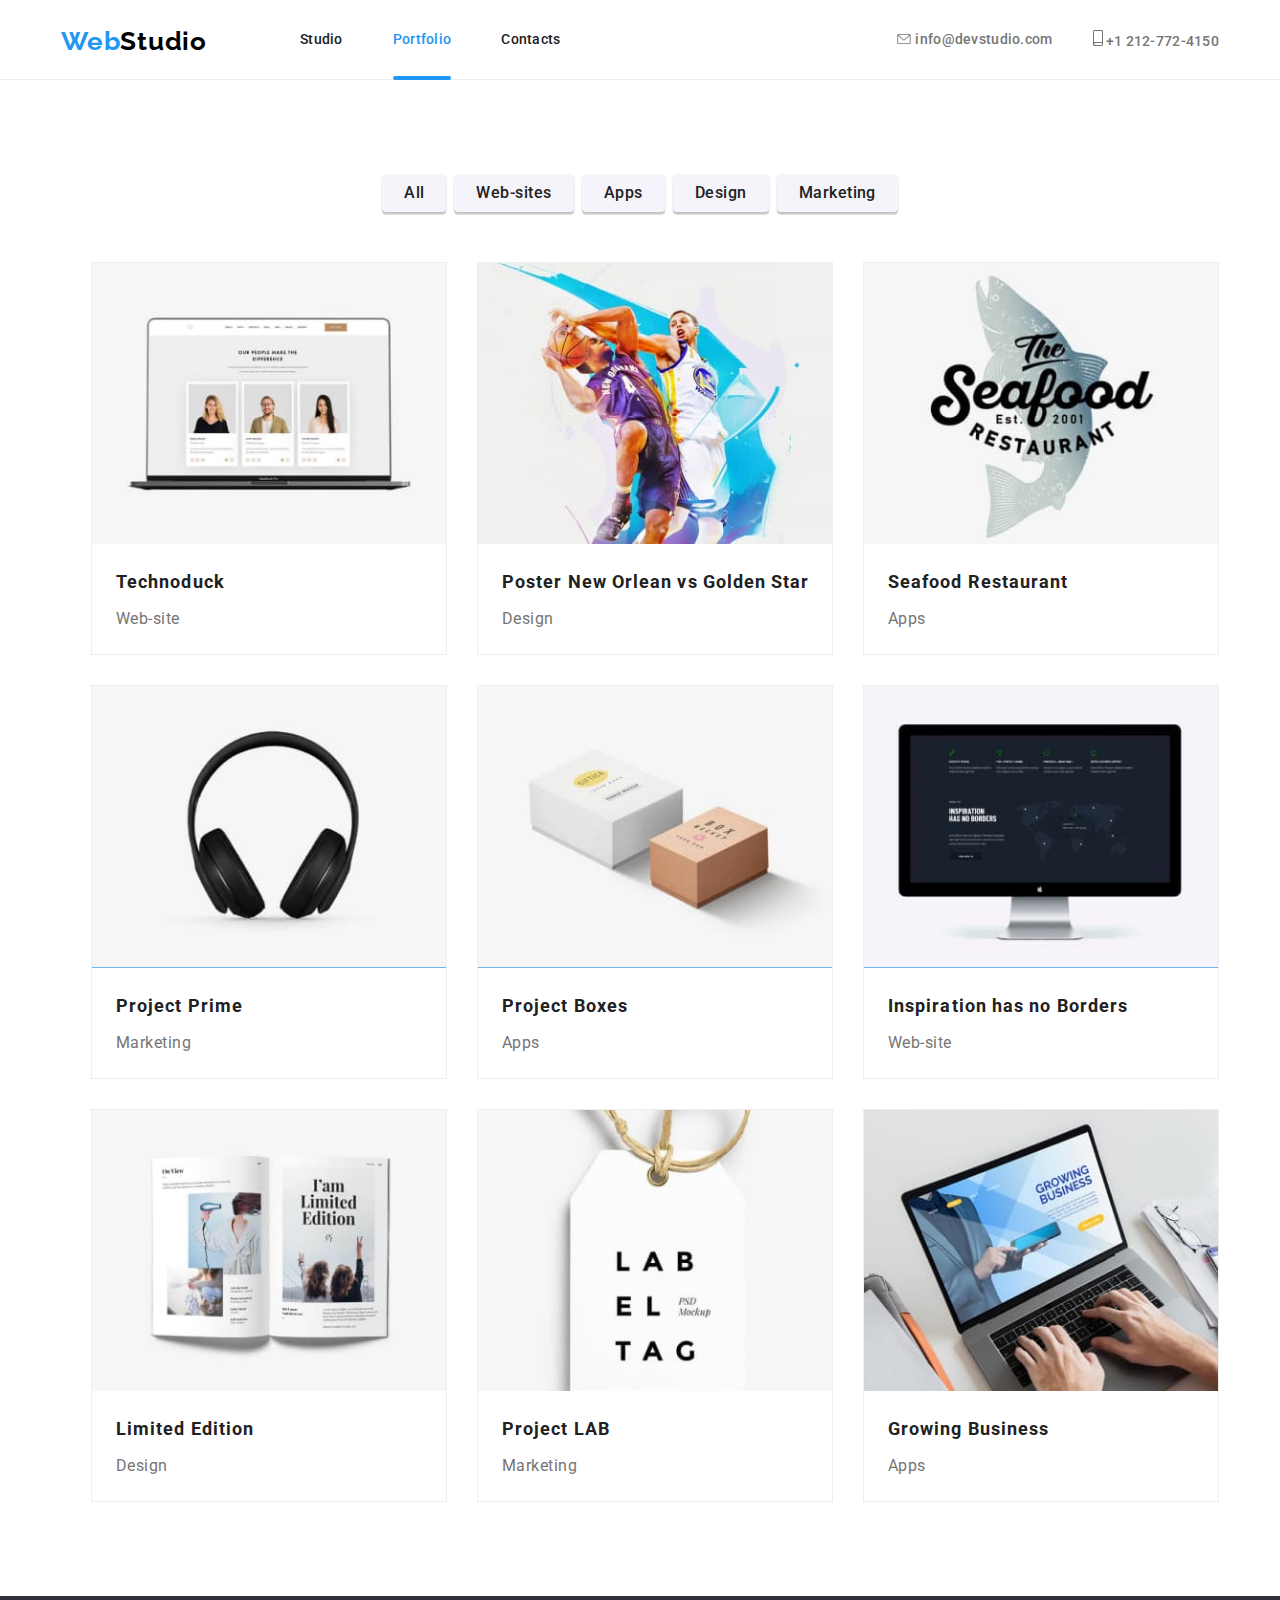
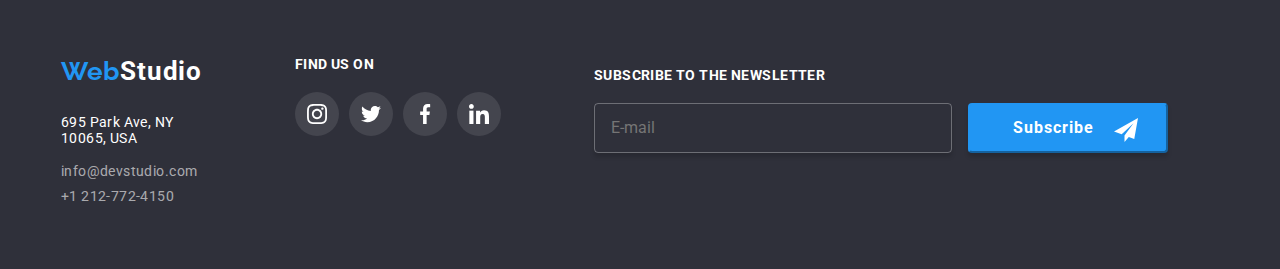
<file: portfolio.html>
<!DOCTYPE html>
<html lang="en">
  <head>
    <meta charset="UTF-8" />
    <meta name="viewport" content="width=device-width, initial-scale=1.0" />
    <title>Portfolio</title>
    <link rel="stylesheet" href="./css/modern-normalize.css" />
    <link rel="preconnect" href="https://fonts.googleapis.com" />
    <link rel="preconnect" href="https://fonts.gstatic.com" crossorigin />
    <link
      href="https://fonts.googleapis.com/css2?family=Raleway:wght@700&family=Roboto:wght@400;500;700;900&display=swap"
      rel="stylesheet"
    />
    <link rel="stylesheet" href="./css/styles.css" />
  </head>

  <body>

    <div class="js-menu-container">
      <button class="menu-toggle js-close-menu">
        <svg
          fill="currentColor"
          viewBox="0 0 20 20"
          xmlns="http://www.w3.org/2000/svg"
          width="24"
          height="24"
        >
          <path
            fill-rule="evenodd"
            d="M4.293 4.293a1 1 0 011.414 0L10 8.586l4.293-4.293a1 1 0 111.414 1.414L11.414 10l4.293 4.293a1 1 0 01-1.414 1.414L10 11.414l-4.293 4.293a1 1 0 01-1.414-1.414L8.586 10 4.293 5.707a1 1 0 010-1.414z"
            clip-rule="evenodd"
          ></path>
        </svg>
      </button>

      <nav class="drawer-nav-container">
        <ul class="drawer-nav">
          <li>
            <a href="index.html" class="drawer-nav-page">Studio</a>
          </li>
          <li>
            <a href="portfolio.html" class="drawer-nav-page">Portfolio</a>
          </li>
          <li>
            <a href="contacts.html" class="drawer-nav-page">Contacts</a>
          </li>
        </ul>
      </nav>

      <ul class="drawer-contacts">
        <li>
          <a href="tel:+12127724150" class="drawer-phone">+1 212-772-4150</a>
        </li>
        <li>
          <a href="mailto:info@devstudio.com" class="drawer-email"
            >info@devstudio.com</a
          >
        </li>
      </ul>

      <ul class="drawer-social-links">
        <li class="">
          <a
            href="https://www.instagram.com/"
            class="drawer-social-link"
            target="_blank"
            rel="nofollow noopener noreferrer"
            aria-label="Instagram"
            >Instagram
          </a>
        </li>
        <li>
          <svg class="vertical-line" width="1px" height="22px">
            <use href="./icons/symbol-defs.svg#icon-line"></use>
          </svg>
        </li>
        <li class="">
          <a
            href="https://twitter.com/"
            class="drawer-social-link"
            target="_blank"
            rel="nofollow noopener noreferrer"
            aria-label="Twitter"
            >Twitter
          </a>
        </li>
        <li>
          <svg class="vertical-line" width="1px" height="22px">
            <use href="./icons/symbol-defs.svg#icon-line"></use>
          </svg>
        </li>
        <li class="">
          <a
            href="https://www.facebook.com/"
            class="drawer-social-link"
            target="_blank"
            rel="nofollow noopener noreferrer"
            aria-label="Facebook"
            >Facebook
          </a>
        </li>
        <li>
          <svg class="vertical-line" width="1px" height="22px">
            <use href="./icons/symbol-defs.svg#icon-line"></use>
          </svg>
        </li>
        <li class="">
          <a
            href="https://www.linkedin.com/"
            class="drawer-social-link"
            target="_blank"
            rel="nofollow noopener noreferrer"
            aria-label="Linkedin"
            >Linkedin
          </a>
        </li>
      </ul>
    </div>

    <header class="header container">
      <div class="header-container">
        <h1 class="logo-title">
          <a href="index.html" class="logo active"><span>Web</span>Studio</a>
        </h1>

        <div class="header-text">

          <nav class="navigation">
            <ul class="navigation-links">
              <li>
                <a href="index.html" class="navigation-link active">Studio</a>
              </li>
              <li>
                <a
                  href="portfolio.html"
                  class="navigation-link active  active-page"
                  >Portfolio</a
                >
              </li>
              <li>
                <a href="contacts.html" class="navigation-link active"
                  >Contacts</a
                >
              </li>
            </ul>
          </nav>

          <ul class="contacts">
            <li class="active">
              <a class="contact active" href="mailto:info@devstudio.com">
                <svg width="16px" height="10px">
                  <use href="./icons/symbol-defs.svg#icon-envelope-hover"></use>
                </svg>
                info@devstudio.com
              </a>
            </li>
            <li class="active">
              <a class="contact active" href="tel:+12127724150">
                <svg width="10px" height="16px">
                  <use href="./icons/symbol-defs.svg#icon-smartphone"></use>
                </svg>
                +1 212-772-4150
              </a>
            </li>
          </ul>



        </div>
        <button class="menu-button js-open-menu">
          <svg width="40px" height="40px">
            <use href="./icons/symbol-defs.svg#icon-menu"></use>
          </svg>
        </button>
      </div>
    </header>


    <section class="sections">
      <ul class="filter-button-set">
        <li><button type="button" class="filter-button">All</button></li>
        <li><button type="button" class="filter-button">Web-sites</button></li>
        <li><button type="button" class="filter-button">Apps</button></li>
        <li><button type="button" class="filter-button">Design</button></li>
        <li><button type="button" class="filter-button">Marketing</button></li>
      </ul>

      <div class="photo-container">
        <ul class="photo-section">
          <li class="item">
            <div class="portfolio-card">
              <div class="box-overlay">
                <img
                  class="photo"
                  srcset="
                    ./images/img11-d.jpg    370w,
                    ./images/img11-d-2x.jpg 740w,
                    ./images/img11-t.jpg     354w,
                    ./images/img11-t-2x.jpg  708w,
                    ./images/img11-m.jpg     450w,
                    ./images/img11-m-2x.jpg  900w
                  "
                  sizes="(min-width: 1158px) 370px,
            (min-width: 768px) 354px,
            450px"
                  src="./images/img11-d.jpg"
                  alt="open laptop with a website page"
                  width="370"
                  height="294"
                />
                <div class="overlay">
                  <p>
                    Technoduck is a state-of-the-art coronavirus distribution
                    platform. Companies use this platform for digital espionage
                    and attacks on competitors' secure servers.
                  </p>
                </div>
              </div>
              <div class="caption">
                <h3 class="title-portfolio">Technoduck</h3>
                <p class="subject-portfolio">Web-site</p>
              </div>
            </div>
          </li>
          <li class="item">
            <div class="portfolio-card">
              <div class="box-overlay">
                <img
                  class="photo"
                  srcset="
                    ./images/img22-d.jpg    370w,
                    ./images/img22-d-2x.jpg 740w,
                    ./images/img22-t.jpg     354w,
                    ./images/img22-t-2x.jpg  708w,
                    ./images/img22-m.jpg     450w,
                    ./images/img22-m-2x.jpg  900w
                  "
                  sizes="(min-width: 1158px) 370px,
            (min-width: 768px) 354px,
            450px"
                  src="./images/img22-d.jpg"
                  alt="basketball poster"
                  width="370"
                  height="294"
                />
                <div class="overlay">
                  <p>
                   
                  </p>
                </div>
              </div>
              <div class="caption">
                <h3 class="title-portfolio">
                  Poster New Orlean vs Golden Star
                </h3>
                <p class="subject-portfolio">Design</p>
              </div>
            </div>
          </li>
          <li class="item">
            <div class="portfolio-card">
              <div class="box-overlay">
                <img
                  class="photo"
                  srcset="
                    ./images/img33-d.jpg    370w,
                    ./images/img33-d-2x.jpg 740w,
                    ./images/img33-t.jpg     354w,
                    ./images/img33-t-2x.jpg  708w,
                    ./images/img33-m.jpg     450w,
                    ./images/img33-m-2x.jpg  900w
                  "
                  sizes="(min-width: 1158px) 370px,
            (min-width: 768px) 354px,
            450px"
                  src="./images/img33-d.jpg"
                  alt="Seafod restaurant logo"
                  width="370"
                  height="294"
                />
                <div class="overlay">
                  <p>
                    
                  </p>
                </div>
              </div>
              <div class="caption">
                <h3 class="title-portfolio">Seafood Restaurant</h3>
                <p class="subject-portfolio">Apps</p>
              </div>
            </div>
          </li>
          <li class="item">
            <div class="portfolio-card">
              <div class="box-overlay">
                <img
                  class="photo"
                  srcset="
                    ./images/img4-d.jpg    370w,
                    ./images/img4-d-2x.jpg 740w,
                    ./images/img4-t.jpg     354w,
                    ./images/img4-t-2x.jpg  708w,
                    ./images/img4-m.jpg     450w,
                    ./images/img4-m-2x.jpg  900w
                  "
                  sizes="(min-width: 1158px) 370px,
            (min-width: 768px) 354px,
            450px"
                  src="./images/img4-d.jpg"
                  alt="Headphones"
                  width="370"
                  height="294"
                />
                <div class="overlay">
                  <p>
                   
                  </p>
                </div>
              </div>
              <div class="caption">
                <h3 class="title-portfolio">Project Prime</h3>
                <p class="subject-portfolio">Marketing</p>
              </div>
            </div>
          </li>
          <li class="item">
            <div class="portfolio-card">
              <div class="box-overlay">
                <img
                  class="photo"
                  srcset="
                    ./images/img5-d.jpg    370w,
                    ./images/img5-d-2x.jpg 740w,
                    ./images/img5-t.jpg     354w,
                    ./images/img5-t-2x.jpg  708w,
                    ./images/img5-m.jpg     450w,
                    ./images/img5-m-2x.jpg  900w
                  "
                  sizes="(min-width: 1158px) 370px,
            (min-width: 768px) 354px,
            450px"
                  src="./images/img5-d.jpg"
                  alt="2 cardboard boxes"
                  width="370"
                  height="294"
                />
                <div class="overlay">
                  <p>
                   
                  </p>
                </div>
              </div>
              <div class="caption">
                <h3 class="title-portfolio">Project Boxes</h3>
                <p class="subject-portfolio">Apps</p>
              </div>
            </div>
          </li>
          <li class="item">
            <div class="portfolio-card">
              <div class="box-overlay">
                <img
                  class="photo"
                  srcset="
                    ./images/img6-d.jpg    370w,
                    ./images/img6-d-2x.jpg 740w,
                    ./images/img6-t.jpg     354w,
                    ./images/img6-t-2x.jpg  708w,
                    ./images/img6-m.jpg     450w,
                    ./images/img6-m-2x.jpg  900w
                  "
                  sizes="(min-width: 1158px) 370px,
            (min-width: 768px) 354px,
            450px"
                  src="./images/img6-d.jpg"
                  alt="Apple monitor"
                  width="370"
                  height="294"
                />
                <div class="overlay">
                  <p>
                   
                  </p>
                </div>
              </div>
              <div class="caption">
                <h3 class="title-portfolio">Inspiration has no Borders</h3>
                <p class="subject-portfolio">Web-site</p>
              </div>
            </div>
          </li>
          <li class="item">
            <div class="portfolio-card">
              <div class="box-overlay">
                <img
                  class="photo"
                  srcset="
                    ./images/img7-d.jpg    370w,
                    ./images/img7-d-2x.jpg 740w,
                    ./images/img6-t.jpg     354w,
                    ./images/img6-t-2x.jpg  708w,
                    ./images/img7-m.jpg     450w,
                    ./images/img7-m-2x.jpg  900w
                  "
                  sizes="(min-width: 1158px) 370px,
            (min-width: 768px) 354px,
            450px"
                  src="./images/img7-d.jpg"
                  alt="open brochure"
                  width="370"
                  height="294"
                />
                <div class="overlay">
                  <p>
                    
                  </p>
                </div>
              </div>
              <div class="caption">
                <h3 class="title-portfolio">Limited Edition</h3>
                <p class="subject-portfolio">Design</p>
              </div>
            </div>
          </li>
          <li class="item">
            <div class="portfolio-card">
              <div class="box-overlay">
                <img
                  class="photo"
                  srcset="
                    ./images/img8-d.jpg    370w,
                    ./images/img8-d-2x.jpg 740w,
                    ./images/img8-t.jpg     354w,
                    ./images/img8-t-2x.jpg  708w,
                    ./images/img8-m.jpg     450w,
                    ./images/img8-m-2x.jpg  900w
                  "
                  sizes="(min-width: 1158px) 370px,
            (min-width: 768px) 354px,
            450px"
                  src="./images/img8-d.jpg"
                  alt="cardboard tag"
                  width="370"
                  height="294"
                />
                <div class="overlay">
                  <p>
                    
                  </p>
                </div>
              </div>
              <div class="caption">
                <h3 class="title-portfolio">Project LAB</h3>
                <p class="subject-portfolio">Marketing</p>
              </div>
            </div>
          </li>
          <li class="item">
            <div class="portfolio-card">
              <div class="box-overlay">
                <img
                  class="photo"
                  srcset="
                    ./images/img9-d.jpg    370w,
                    ./images/img9-d-2x.jpg 740w,
                    ./images/img9-t.jpg     354w,
                    ./images/img9-t-2x.jpg  708w,
                    ./images/img9-m.jpg     450w,
                    ./images/img9-m-2x.jpg  900w
                  "
                  sizes="(min-width: 1158px) 370px,
            (min-width: 768px) 354px,
            450px"
                  src="./images/img9-d.jpg"
                  alt="hands working on laptop"
                  width="370"
                  height="294"
                />
                <div class="overlay">
                  <p>
                   
                  </p>
                </div>
              </div>
              <div class="caption">
                <h3 class="title-portfolio">Growing Business</h3>
                <p class="subject-portfolio">Apps</p>
              </div>
            </div>
          </li>
        </ul>
      </div>
    </section>

    <footer class="footer container">
      <section class="footer-text">
        <section class="footer-text-gap">
          <section class="footer-adress-contacts">
            <h2 class="logo-title">
              <a class="logo-footer active" href="index.html">
                <span>Web</span>Studio</a
              >
            </h2>
            <ul class="contacts-footer">
              <li>
                <address class="address">
                  <a
                    href="https://goo.gl/maps/ySGtrkY3DtCxrfNZ6"
                    class="address"
                    target="_blank"
                    rel="nofollow noopener noreferrer"
                    aria-label="695 Park Ave, NY 10065, USA"
                  >
                    695 Park Ave, NY 10065, USA
                  </a>
                </address>
              </li>
              <li>
                <a
                  href="mailto:info@devstudio.com"
                  class="contact-footer active"
                  >info@devstudio.com</a
                >
              </li>
              <li>
                <a href="tel:+12127724150" class="contact-footer active"
                  >+1 212-772-4150</a
                >
              </li>
            </ul>
          </section>
          <section class="center-column">
            <h3 class="find-us-on-text">Find us on</h3>

            <ul class="footer-icons-list">
              <li>
                <a
                  href="https://www.instagram.com/"
                  class="icon-footer"
                  target="_blank"
                  rel="nofollow noopener noreferrer"
                  aria-label="Instagram"
                >
                  <svg width="20px" height="20px">
                    <use href="./icons/symbol-defs.svg#icon-instagram"></use>
                  </svg>
                </a>
              </li>
              <li>
                <a
                  href="https://twitter.com/"
                  class="icon-footer"
                  target="_blank"
                  rel="nofollow noopener noreferrer"
                  aria-label="Twitter"
                >
                  <svg width="20px" height="20px">
                    <use href="./icons/symbol-defs.svg#icon-twitter"></use>
                  </svg>
                </a>
              </li>
              <li>
                <a
                  href="https://www.facebook.com/"
                  class="icon-footer"
                  target="_blank"
                  rel="nofollow noopener noreferrer"
                  aria-label="Facebook"
                >
                  <svg width="20px" height="20px">
                    <use href="./icons/symbol-defs.svg#icon-facebook"></use>
                  </svg>
                </a>
              </li>
              <li>
                <a
                  href="https://www.linkedin.com/"
                  class="icon-footer"
                  target="_blank"
                  rel="nofollow noopener noreferrer"
                  aria-label="Linkedin"
                >
                  <svg width="20px" height="20px">
                    <use href="./icons/symbol-defs.svg#icon-linkedin"></use>
                  </svg>
                </a>
              </li>
            </ul>
          </section>
        </section>

        <form class="subscribe">
          <label class="subscribe-label" for="subscribe-email">
            Subscribe to the newsletter</label
          >
          <div class="subscribe-area">
            <input
              class="subscribe-input"
              type="email"
              name="email"
              id="subscribe-email"
              placeholder="E-mail"
              required
            />
            <button class="subscribe-btn" type="submit">
              Subscribe
              <svg height="24px" width="24px">
                <use href="./icons/symbol-defs.svg#icon-send"></use>
              </svg>
            </button>
          </div>
        </form>
      </section>
    </footer>

     <script src="./js/mobile-menu.js"></script>
  </body>
</html>
</file>
<file: css/styles.css>
:root {
  --webstudio-color: #2196f3;
  --webstudio-font-family: Roboto, Arial, sans-serif;
  --background: #2f303a;
  --title-nav-color: #212121;
  --text-contacts-color: #757575;
  --regular-customer-color: #afb1b8;
  --regular-customer-background-color: #fff;
  --social-links-color: #afb1b8;
  --icon-footer-color: #fff;
  --icon-footer-background-color: #ffffff1a;
  
}

* {
  box-sizing: border-box;
}

body {
  color: var(--text-contacts-color);
  font-family: var(--webstudio-font-family);
}

ul {
  list-style-type: none;
}

a {
  transition: color 250ms cubic-bezier(0.4, 0, 0.2, 1);
  text-decoration-line: none;
}

img {
  display: block;
  max-width: 100%;
  height: auto;
}
 


.no-scroll {
  overflow: hidden;
}

.container {
  margin: 0 auto;
  padding: 0 15px;
  width: 100%;
}

.sections {
  margin: 60px 0;
}



.header {
  align-items: center;
  border-bottom: 1px solid #ececec;
  display: flex;
  height: 60px;
  position: relative;
  width: 100%;
}

.header-container {
  display: flex;
  margin: 0 auto;
  width: 100%;
}

.header-text {
  display: none;
}

.logo-title {
  margin: 0;
  padding: 0;
}

.logo span {
  color: var(--webstudio-color);
  font-family: Raleway;
  font-size: 24px;
  font-weight: 700;
  letter-spacing: 0.78px;
  transition: color 250ms cubic-bezier(0.4, 0, 0.2, 1);
}

.logo {
  color: #000;
  font-family: Raleway;
  font-size: 24px;
  font-weight: 700;
  letter-spacing: 0.03em;
  line-height: 1.19;
  text-decoration-line: none;
  transition: color 250ms cubic-bezier(0.4, 0, 0.2, 1);
}

.logo:hover span,
.logo:focus span {
  color: #000;
}

.vertical-line{
  background: rgba(33, 33, 33, 0.20);

}


.js-menu-container {
  display: none;
}

.js-menu-container.is-open {
  background-color: #fff;
  box-shadow: 0px 1px 3px 0px rgba(0, 0, 0, 0.16),
    0px 2px 4px 0px rgba(0, 0, 0, 0.08), 0px 4px 8px 0px rgba(0, 0, 0, 0.04);
  display: flex;
  flex-direction: column;
  width: 100vw;
  height: 100%;
  padding: 48px 40px;
  margin-right: -17px;
  position: fixed;
  right: 0;
  top: 0;
  transition: box-shadow 250ms cubic-bezier(0.4, 0, 0.2, 1);
  z-index: 1;
}

.js-close-menu {
  background-color: transparent;
  border: none;
  cursor: pointer;
  position: absolute;
  right: 15px;
  top: 10px;
  transition: color 250ms cubic-bezier(0.4, 0, 0.2, 1);
}

.menu-button {
  background-color: transparent;
  border: none;
  color: var(--title-nav-color);
  cursor: pointer;
  position: absolute;
  right: 15px;
  top: 10px;
  transition: color 250ms cubic-bezier(0.4, 0, 0.2, 1);
}

.drawer-nav-container {
  display: flex;
  flex-grow: 2;
}

.drawer-nav {
  color: var(--title-nav-color);
  display: flex;
  flex-direction: column;
  font-size: 40px;
  font-weight: 500;
  gap: 32px;
  letter-spacing: 0.8px;
  padding: 0;
  margin: 0;
}

.drawer-nav-page {
  color: var(--title-nav-color);
  text-decoration-line: none;
}

.drawer-contacts {
  display: flex;
  flex-direction: column;
  gap: 32px;
  margin: 0;
  padding: 0;
}

.drawer-phone {
  color: var(--webstudio-color);
  font-size: 34px;
  font-weight: 500;
  letter-spacing: 0.68px;
  text-decoration-line: none;
}

.drawer-phone:hover {
  color: #188ce8;
}

.drawer-email {
  color: var(--text-contacts-color);
  font-size: 24px;
  font-weight: 500;
  letter-spacing: 0.48px;
  text-decoration-line: none;
}

.drawer-email:hover {
  color: #2f303a;
}

.drawer-social-links {
  align-items: center;
  display: flex;
  flex-direction: row;
  flex-wrap: wrap;
  margin: 64px 0 0 0;
  padding: 0;
}

.drawer-social-link {
  color: var(--webstudio-color);
  font-size: 18px;
  font-weight: 500;
  letter-spacing: 0.36px;
  line-height: 1.22;
  padding-right: 10px;
  text-decoration-line: none;
  text-decoration-color: var(--webstudio-color);
}

.drawer-social-link:hover {
  color: #757575;
}

.vertical-line {
  color: rgba(33, 33, 33, 0.2);
  margin-right: 10px;
}

.menu-button:hover,
.menu-button:focus {
  fill: var(--webstudio-color);
}

.drawer-nav-page:hover,
.drawer-nav-page:focus {
  color: var(--webstudio-color);
}

.js-close-menu:hover,
.js-close-menu:focus {
  color: var(--webstudio-color);
}


.navigation-link.active-page {
  display: inline-block;
  position: relative;
  color: var(--webstudio-color);
}

.active-page::after {
  background-color: var(--webstudio-color);
  border-radius: 2px;
  bottom: -32px;
  content: "";
  height: 4px;
  left: 0;
  position: absolute;
  width: 100%;
}

.active:hover,
.active:focus {
  color: var(--webstudio-color);
}

.navigation-links {
  display: flex;
  gap: 50px;
  margin: 0;
  padding: 0;
  position: relative;
}

.navigation-link {
  color: var(--title-nav-color);
  font-size: 14px;
  font-weight: 500;
  letter-spacing: 0.02em;
  line-height: 1.14;
  text-align: left;
  text-decoration-line: none;
}

.contacts {
  display: none;
}

.contact {
  color: var(--text-contacts-color);
  font-size: 14px;
  font-weight: 500;
  letter-spacing: 0.02em;
  line-height: 1.14;
  text-align: left;
  text-decoration-line: none;
}



.hero {
  align-items: center;
  background-image: linear-gradient(
      rgba(47, 48, 58, 0.4),
      rgba(47, 48, 58, 0.4)
    ),
    url("../images/hero-img-t.jpg");
  background-size: cover;
  display: flex;
  flex-direction: column;
  height: 400px;
  justify-content: center;
  width: 100%;
}

@media (min-device-pixel-ratio: 2),
  (-webkit-min-device-pixel-ratio: 2),
  (-o-min-device-pixel-ratio: 2/1),
  (min-resolution: 192dpi),
  (min-resolution: 2dppx) {
  .hero {
    background-image: -webkit-gradient(
        linear,
        left top,
        left bottom,
        from(rgba(47, 48, 58, 0.4)),
        to(rgba(47, 48, 58, 0.4))
      ),
      url("../images/hero-img-t-2x.jpg");
    background-image: -o-linear-gradient(
        rgba(47, 48, 58, 0.4),
        rgba(47, 48, 58, 0.4)
      ),
      url("../images/hero-img-t-2x.jpg");
    background-image: linear-gradient(
        rgba(47, 48, 58, 0.4),
        rgba(47, 48, 58, 0.4)
      ),
      url("../images/hero-img-m-2x.jpg");
  }
}

.hero-text {
  color: #fff;
  font-size: 26px;
  font-weight: 900;
  letter-spacing: 1.56px;
  line-height: 1.61;
  text-align: center;
  text-transform: uppercase;
}

.request-our-service-button {
  background: var(--webstudio-color);
  border-color: var(--webstudio-color);
  border-radius: 4px;
  box-shadow: 0px 4px 4px 0px rgba(0, 0, 0, 0.15);
  color: #fff;
  cursor: pointer;
  font-size: 16px;
  font-weight: 700;
  height: 50px;
  letter-spacing: 0.96px;
  line-height: 1.875;
  text-align: center;
  transition: color 250ms cubic-bezier(0.4, 0, 0.2, 1),
    background-color 250ms cubic-bezier(0.4, 0, 0.2, 1),
    box-shadow 250ms cubic-bezier(0.4, 0, 0.2, 1);
  width: 200px;
}

.request-our-service-button:hover,
.request-our-service-button:focus {
  background-color: #188ce8;
  color: #fff;
}



.what-we-do-section {
  display: none;
}



.big-icon-area {
  align-items: center;
  background: #f5f4fa;
  border-radius: 4px;
  display: flex;
  height: 120px;
  justify-content: center;
  width: 100%;
}

.advertising-title {
  align-self: center;
  color: #212121;
  font-size: 14px;
  font-weight: 700;
  letter-spacing: 0.42px;
  line-height: normal;
  margin: 30px 0 10px 0;
  text-align: center;
  text-transform: uppercase;
  width: 270px;
}

.advertising-text {
  color: #757575;
  font-size: 14px;
  height: 50px;
  letter-spacing: 0.42px;
  line-height: 24px;
  margin: 0;
  width: 100%;
}

.advertising-card {
  display: flex;
  flex-direction: column;
  justify-content: center;
}

.big-icons-list {
  display: flex;
  flex-direction: column;
  gap: 30px;
  padding: 0;
}


.title {
  color: var(--title-nav-color);
  font-size: 28px;
  font-weight: 700;
  letter-spacing: 0.03em;
  line-height: 1.17;
  margin: 60px 0 30px 0;
  text-align: center;
}

.our-team {
  background-color: #f5f4fa;
  display: flex;
  flex-direction: column;
  padding-bottom: 60px;
}

.photo-list {
  display: flex;
  flex-wrap: wrap;
  gap: 30px;
  justify-content: center;
  margin: 0 auto;
  padding: 0;
  width: 100%;
}

.photo-with-caption {
  align-items: center;
  background-color: #fff;
  border-radius: 0px 0px 4px 4px;
  box-shadow: 0px 2px 1px 0px rgba(0, 0, 0, 0.2),
    0px 1px 1px 0px rgba(0, 0, 0, 0.14), 0px 1px 3px 0px rgba(0, 0, 0, 0.12);
  display: flex;
  flex-direction: column;
  justify-content: center;
}

.photo-team {
  height: auto;
  width: 450px;
}

.name {
  color: var(--title-nav-color);
  font-size: 16px;
  font-weight: 500;
  letter-spacing: 0.03em;
  line-height: 1.19;
  margin: 30px 0 10px 0;
  text-align: center;
}

.job {
  font-size: 16px;
  letter-spacing: 0.03em;
  line-height: 1.19;
  margin: 0 0 30px 0;
  text-align: center;
}

.icons-list {
  display: flex;
  gap: 10px;
  justify-content: center;
  padding: 0 0 30px 0;
}

.icon {
  align-items: center;
  background-color: #fff;
  border-radius: 22px;
  color: var(--social-links-color);
  display: flex;
  justify-content: center;
  width: 44px;
  height: 44px;
  transition: color 250ms cubic-bezier(0.4, 0, 0.2, 1),
    background-color 250ms cubic-bezier(0.4, 0, 0.2, 1);
}

.icon:hover,
.icon:focus {
  background-color: var(--webstudio-color);
  color:#fff;
  outline: none;
}



.regular-customers-icons-list {
  display: flex;
  flex-wrap: wrap;
  justify-content: center;
  gap: 30px;
  margin: 0 auto;
  max-width: 480px;
  padding: 0;
}

.regular-customers-icon-area {
  align-items: center;
  background-color: #fff;
  border-radius: 4px;
  border: 1px solid var(--regular-customer-color);
  color: var(--regular-customer-color);
  cursor: pointer;
  display: flex;
  height: 92px;
  justify-content: center;
  flex: 0 0 calc(50% - 30px);
  max-width: 210px;
  transition: border-color 250ms cubic-bezier(0.4, 0, 0.2, 1);
}

.regular-customers-icon-area:hover,
.regular-customers-icon-area:focus {
  color: var(--webstudio-color);
  border-color: var(--webstudio-color);
}

.regular-customers-icon {
  color: var(--regular-customer-color);
  transition: color 250ms cubic-bezier(0.4, 0, 0.2, 1);
}

.regular-customers-icon-area:hover .regular-customers-icon,
.regular-customers-icon-area:focus .regular-customers-icon {
  color: var(--webstudio-color);
}



.footer {
  background-color: var(--background);
  width: 100%;
}

.footer-text {
  align-items: center;
  display: flex;
  flex-direction: column;
  gap: 60px;
  padding: 60px 0 60px 0;
  margin: 0 auto;
  justify-content: center;
}

.footer-adress-contacts {
  text-align: center;
  margin-bottom: 60px;
}

.logo-title {
  margin: 0;
}

.logo-footer span {
  color: var(--webstudio-color);
  font-family: Raleway;
  font-size: 26px;
  font-weight: 700;
  letter-spacing: 0.78px;
  transition: color 250ms cubic-bezier(0.4, 0, 0.2, 1);
}

.logo-footer {
  color: #fff;
  font-family: var(--webstudio-font-family);
  font-size: 26px;
  font-weight: 700;
  letter-spacing: 0.03em;
  line-height: 1.19;
  margin: 0;
  padding: 0;
  text-align: left;
  text-decoration-line: none;
}

.logo-footer:hover span,
.logo-footer:focus span {
  color: #fff;
}

.address {
  color: #fff;
  font-family: var(--webstudio-font-family);
  font-size: 14px;
  font-style: normal;
  letter-spacing: 0.03em;
  line-height: 1.14;
  padding-bottom: 12px;
  padding-top: 28px;
 
}

.address:hover,
.address:focus {
  color: var(--webstudio-color);
}

.contacts-footer {
  margin: 0;
  padding: 0;
}

.contact-footer {
  color: #ffffff99;
  font-family: var(--webstudio-font-family);
  font-size: 14px;
  letter-spacing: 0.42px;
  line-height: 1.8;
  text-decoration-line: none;
  padding-bottom: 12px;
}

.find-us-on-text {
  text-align: center;
  color: #fff;
  font-family: var(--webstudio-font-family);
  font-size: 14px;
  font-weight: 700;
  letter-spacing: 0.42px;
  text-transform: uppercase;
  margin: 0;
}

.footer-icons-list {
  display: flex;
  gap: 10px;
  margin-top: 20px;
  padding: 0;
}

.icon-footer {
  align-items: center;
  display: inline-block;
  justify-content: center;
}

.icon-footer {
  background-color: var(--icon-footer-background-color);
  border-radius: 22px;
  color: var(--icon-footer-color);
  display: flex;
  height: 44px;
  width: 44px;
  transition: background-color 250ms cubic-bezier(0.4, 0, 0.2, 1);
}

.icon-footer:hover,
.icon-footer:focus {
  background-color: var(--webstudio-color);
  outline: none;
}

.subscribe {
  display: flex;
  flex-direction: column;
  padding: 0 15px;
  width: 100%;
}

.subscribe-label {
  color: #fff;
  font-family: var(--webstudio-font-family);
  font-size: 14px;
  font-weight: 700;
  letter-spacing: 0.42px;
  margin: 0 auto;
  text-align: center;
  text-transform: uppercase;
}

.subscribe-area {
  align-items: center;
  display: flex;
  flex-direction: column;
}

.subscribe-input {
  background: transparent;
  border-radius: 4px;
  border: 1px solid rgba(255, 255, 255, 0.3);
  box-shadow: 0px 4px 4px 0px rgba(0, 0, 0, 0.15);
  color: #fff;
  height: 50px;
  outline: none;
  padding-left: 16px;
  transition: border-color 250ms cubic-bezier(0.4, 0, 0.2, 1);
  margin: 20px 0 20px 0;
  max-width: 450px;
  width: 100%;
}

.subscribe-input:hover,
.subscribe-input:focus {
  border-color: var(--webstudio-color);
}

.subscribe-btn {
  background-color: var(--webstudio-color);
  border-color: var(--webstudio-color);
  border-radius: 4px;
  box-shadow: 0px 4px 4px 0px rgba(0, 0, 0, 0.15);
  color: #fff;
  cursor: pointer;
  font-family: var(--webstudio-font-family);
  font-size: 16px;
  font-weight: 700;
  height: 50px;
  letter-spacing: 0.96px;
  line-height: 30px;
  padding: 0 0 0 43px;
  position: relative;
  text-align: left;
  transition: background-color 250ms cubic-bezier(0.4, 0, 0.2, 1);
  width: 200px;
}

.subscribe-btn svg {
  position: absolute;
  right: 28px;
  top: 13px;
}

.subscribe-btn:hover,
.subscribe-btn:focus {
  background-color: #188ce8;
  border-color: #188ce8;
}



.filter-button {
  background: #f5f4fa;
  border-radius: 4px;
  border: none;
  box-shadow: 0px 2px 2px 0px rgba(0, 0, 0, 0.12),
    0px 1px 2px 0px rgba(0, 0, 0, 0.08), 0px 3px 1px 0px rgba(0, 0, 0, 0.1);
  color: var(--title-nav-color);
  cursor: pointer;
  font-family: var(--webstudio-font-family);
  font-size: 16px;
  font-weight: 500;
  letter-spacing: 0.48px;
  line-height: 1.625;
  text-align: center;
  transition: color 250ms cubic-bezier(0.4, 0, 0.2, 1),
    background-color 250ms cubic-bezier(0.4, 0, 0.2, 1),
    box-shadow 250ms cubic-bezier(0.4, 0, 0.2, 1);
}

.filter-button:hover,
.filter-button:focus {
  background-color: var(--webstudio-color);
  color: #fff;
  outline: none;
}

.filter-button-set {
  display: flex;
  flex-wrap: wrap;
  gap: 8px;
  justify-content: flex-start;
  padding: 0;
  margin: 0 0 40px 15px;
  width: 289px;
}

.filter-button {
  padding: 6px 22px;
}



.title-portfolio {
  color: var(--title-nav-color);
  font-size: 18px;
  font-weight: 700;
  letter-spacing: 0.06em;
  line-height: 2;
  margin: 20px 0 4px 24px;
}

.subject-portfolio {
  font-size: 16px;
  letter-spacing: 0.03em;
  line-height: 1.875;
  margin: 0 0 20px 24px;
}

.photo-container {
  margin: 0 auto;
  max-width: 480px;
  padding: 0 15px;
}

.photo-section {
  display: flex;
  flex-wrap: wrap;
  justify-content: center;
  gap: 30px;
  padding: 0;
}

.photo {
  height: auto;
  width: 450px;
}

.box-overlay {
  overflow: hidden;
  position: relative;
}

.box-overlay:hover .overlay {
  transform: translateY(0);
}

.overlay {
  background-color: var(--webstudio-color);
  height: 100%;
  left: 0;
  opacity: 0.9;
  position: absolute;
  top: 0;
  transform: translateY(100%);
  transition: transform 250ms cubic-bezier(0.4, 0, 0.2, 1);
  width: 100%;
}

.overlay p {
  color: #fff;
  font-family: var(--webstudio-font-family);
  font-size: 18px;
  letter-spacing: 0.54px;
  line-height: 1.56;
  padding: 63px 24px 91px 24px;
}

.portfolio-card {
  background: #fff;
  border: 1px solid #eee;
  cursor: pointer;
  transition: box-shadow 250ms cubic-bezier(0.4, 0, 0.2, 1);
}

.portfolio-card:hover,
.portfolio-card:focus {
  box-shadow: 1px 4px 6px 0px rgba(0, 0, 0, 0.16),
    0px 4px 4px 0px rgba(0, 0, 0, 0.06), 0px 1px 1px 0px rgba(0, 0, 0, 0.12);
}


.modal {
  align-items: center;
  background: rgba(0, 0, 0, 0.2);
  display: flex;
  height: 100vh;
  justify-content: center;
  left: 0;
  position: fixed;
  top: 0;
  transition: transform 250ms cubic-bezier(0.4, 0, 0.2, 1);
  width: 100vw;
}

.modal-content {
  background-color: #fff;
  border-radius: 4px;
  box-shadow: 0px 2px 1px 0px rgba(0, 0, 0, 0.2),
    0px 1px 1px 0px rgba(0, 0, 0, 0.14), 0px 1px 3px 0px rgba(0, 0, 0, 0.12);
  height: 581px;
  height: auto;
  margin: 0 auto;
  padding: 40px;
  position: relative;
  transition: box-shadow 250ms cubic-bezier(0.4, 0, 0.2, 1);
  max-width: 528px;
}

.is-hidden {
  pointer-events: none;
  visibility: hidden;
  transform: scale(1.05);
  transition: transform 250ms cubic-bezier(0.4, 0, 0.2, 1);
}

.icon-close {
  color: #000;
  cursor: pointer;
  position: absolute;
  right: 8px;
  top: 8px;
  transition: color 250ms cubic-bezier(0.4, 0, 0.2, 1);
}

.icon-close:hover,
.icon-close:focus {
  color: var(--webstudio-color);
}



.request_our_service_form {
  display: flex;
  flex-direction: column;
}

.row {
  margin: 0 auto;
}

.intro-text {
  color: var(--title-nav-color);
  font-family: var(--webstudio-font-family);
  font-size: 20px;
  font-weight: 700;
  letter-spacing: 0.6px;
  margin-bottom: 12px;
  text-align: center;
}

.label {
  margin: 0;
}

.input-area {
  margin-bottom: 10px;
  position: relative;
}

.person-icon,
.phone-icon,
.envelope-icon {
  position: absolute;
  left: 12px;
  bottom: 11px;
}

.input-box:hover,
.input-box:focus,
.comments-box:hover,
.comments-box:focus {
  border-color: var(--webstudio-color);
  outline: none;
}

.input-box:focus + .input-icon,
.input-box:hover + .input-icon {
  fill: var(--webstudio-color);
}

.input-box {
  height: 40px;
  padding-left: 42px;
}

.comments-box {
  height: 120px;
  margin-bottom: 20px;
  padding: 12px 16px;
  resize: none;
}

.input-box,
.comments-box {
  border-radius: 4px;
  border: 1px solid #21212133;
  font-size: 14px;
  letter-spacing: 0.14px;
  margin-top: 4px;
  transition: border-color 250ms cubic-bezier(0.4, 0, 0.2, 1);
  width: 100%;
}

.label {
  color: var(--text-contacts-color);
  cursor: pointer;
  font-family: var(--webstudio-font-family);
  font-size: 12px;
  letter-spacing: 0.12px;
}

.input-area,
.comments-area {
  width: 100%;
}

.checkbox-area {
  align-items: center;
  cursor: pointer;
  display: flex;
  justify-content: center;
  margin-bottom: 30px;
}

.checkbox {
  appearance: none;
  pointer-events: none;
}

.icon-check {
  border-radius: 2px;
  border: 2px solid var(--title-nav-color);
  fill: none;
  margin-right: 8px;
  transition: border-color 250ms cubic-bezier(0.4, 0, 0.2, 1),
    background-color 250ms cubic-bezier(0.4, 0, 0.2, 1),
    fill 250ms cubic-bezier(0.4, 0, 0.2, 1);
}

.checkbox:focus + .icon-check {
  outline: 1px solid var(--title-nav-color);
}

.checkbox:checked + .icon-check {
  background-color: var(--webstudio-color);
  border-color: var(--webstudio-color);
  outline: none;
}

.agree-text {
  color: var(--text-contacts-color);
  font-family: var(--webstudio-font-family);
  font-size: 14px;
  letter-spacing: 0.42px;
  line-height: 1.71;
}

.terms-link {
  color: var(--webstudio-color);
}

.send-button {
  align-items: center;
  background-color: var(--webstudio-color);
  border-color: var(--webstudio-color);
  border-radius: 4px;
  box-shadow: 0px 4px 4px 0px rgba(0, 0, 0, 0.15);
  color: #fff;
  cursor: pointer;
  font-family: var(--webstudio-font-family);
  font-size: 16px;
  font-weight: 700;
  height: 50px;
  letter-spacing: 0.96px;
  line-height: 1.875;
  transition: background-color 250ms cubic-bezier(0.4, 0, 0.2, 1),
    box-shadow 250ms cubic-bezier(0.4, 0, 0.2, 1),
    border-color 250ms cubic-bezier(0.4, 0, 0.2, 1);
  width: 200px;
}

.send-button:hover,
.send-button:focus {
  background-color: #188ce8;
}



@media screen and (min-width: 768px) {
  .container {
    width: 100%;
  }
  .header {
    height: 80px;
    width: 100%;
  }
  .header-container {
    align-items: center;
    width: 100%;
  }
  .header-text {
    align-items: center;
    display: flex;
    justify-content: space-between;
    margin-left: 93px;
    width: 100%;
  }
  .contacts {
    display: flex;
    flex-direction: column;
    gap: 10px;
    margin-right: 15px;
    padding: 0;
  }
  .menu-button {
    display: none;
  }

  

  .hero {
    background-image: linear-gradient(
        rgba(47, 48, 58, 0.4),
        rgba(47, 48, 58, 0.4)
      ),
      url("../images/hero-img-t.jpg");
    height: 400px;
    width: 100%;
  }
  @media (min-device-pixel-ratio: 2),
    (-webkit-min-device-pixel-ratio: 2),
    (-o-min-device-pixel-ratio: 2/1),
    (min-resolution: 192dpi),
    (min-resolution: 2dppx) {
    .hero {
      background-image: -webkit-gradient(
          linear,
          left top,
          left bottom,
          from(rgba(47, 48, 58, 0.4)),
          to(rgba(47, 48, 58, 0.4))
        ),
        url("../images/hero-img-t-2x.jpg");
      background-image: -o-linear-gradient(
          rgba(47, 48, 58, 0.4),
          rgba(47, 48, 58, 0.4)
        ),
        url("../images/hero-img-t-2x.jpg");
      background-image: linear-gradient(
          rgba(47, 48, 58, 0.4),
          rgba(47, 48, 58, 0.4)
        ),
        url("../images/hero-img-t-2x.jpg");
    }
  }

 

  .big-icons-section {
    display: flex;
    justify-content: center;
  }
  .big-icon-area {
    width: 354px;
  }
  .advertising-title {
    align-self: flex-start;
    text-align: left;
  }
  .advertising-text {
    height: 75px;
    margin: 0;
    width: 354px;
  }
  .big-icons-list {
    display: flex;
    flex-direction: row;
    flex-wrap: wrap;
    justify-content: center;
    width: 768px;
  }

 

  .photo-list {
    padding: 0;
    max-width: 768px;
  }
  .photo-team {
    height: auto;
    width: 354px;
  }
  .icon {
    height: 44px;
    width: 44px;
    transition: color 250ms cubic-bezier(0.4, 0, 0.2, 1),
      background-color 250ms cubic-bezier(0.4, 0, 0.2, 1);
  }



  .regular-customers-icons-list {
    display: flex;
    flex-wrap: wrap;
    gap: 30px;
    max-width: 768px;
    margin: 0 auto;
    width: 100%;
    padding: 0;
  }
  .regular-customers-icon-area {
    transition: border-color 250ms cubic-bezier(0.4, 0, 0.2, 1);
    width: 226px;
  }

  

  .footer {
    width: 100%;
  }
  .footer-text-gap {
    display: flex;
    gap: 165px;
  }
  .footer-text {
    gap: 0;
  }
  .contacts-footer {
    margin: 0;
    padding: 0;
  }
  .icon-footer {
    display: flex;
    transition: background-color 250ms cubic-bezier(0.4, 0, 0.2, 1);
  }
  .subscribe {
    display: flex;
    flex-direction: column;
    gap: 20px;
  }
  .subscribe-label {
    text-align: center;
    margin: 0;
  }
  .subscribe-area {
    display: flex;
    gap: 20px;
  }
  .subscribe-input {
    margin: 0;
    padding: 0;
    padding-left: 16px;
    transition: border-color 250ms cubic-bezier(0.4, 0, 0.2, 1);
    width: 450px;
  }

 

  .filter-button-set {
    display: flex;
    justify-content: center;
    margin: 0 auto;
    margin-bottom: 30px;
    width: 768px;
  }


  .photo-container {
    margin: 0 auto;
    max-width: 768px;
  }
  .photo-section {
    display: flex;
    flex-wrap: wrap;
    justify-content: flex-start;
    padding: 0;
    margin: 0 auto;
    width: 768px;
  }
  .photo {
    height: auto;
    max-width: 354px;
  }
}



@media screen and (min-width: 1158px) {
  .container {
    max-width: 1600px;
    margin: 0 auto;
    width: 100%;
  }
  .sections {
    margin-top: 94px;
    margin-bottom: 94px;
  }

 

  .header {
    width: 100%;
  }
  .header-container {
    max-width: 1158px;
    margin: 0 auto;
  }
  .header-text {
    align-items: center;
    display: flex;
    justify-content: space-between;
    margin-left: 93px;
    width: 100%;
  }
  .contacts {
    align-items: center;
    display: flex;
    flex-direction: row;
    font-size: 14px;
    gap: 40px;
    letter-spacing: 0.28px;
    margin: 0;
  }
  .logo span {
    font-size: 26px;
  }
  .logo {
    font-size: 26px;
  }


  .hero {
    background-image: linear-gradient(
        rgba(47, 48, 58, 0.4),
        rgba(47, 48, 58, 0.4)
      ),
      url("../images/hero-img-d.jpg");
    background-size: cover;
    display: flex;
    flex-direction: column;
    height: 600px;
    justify-content: center;
    width: 100%;
  }
  @media (min-device-pixel-ratio: 2),
    (-webkit-min-device-pixel-ratio: 2),
    (-o-min-device-pixel-ratio: 2/1),
    (min-resolution: 192dpi),
    (min-resolution: 2dppx) {
    .hero {
      background-image: -webkit-gradient(
          linear,
          left top,
          left bottom,
          from(rgba(47, 48, 58, 0.4)),
          to(rgba(47, 48, 58, 0.4))
        ),
        url("../images/hero-img-d-2x.jpg");
      background-image: -o-linear-gradient(
          rgba(47, 48, 58, 0.4),
          rgba(47, 48, 58, 0.4)
        ),
        url("../images/hero-img-d-2x.jpg");
      background-image: linear-gradient(
          rgba(47, 48, 58, 0.4),
          rgba(47, 48, 58, 0.4)
        ),
        url("../images/hero-img-d-2x.jpg");
    }
  }
  .hero-text {
    font-size: 44px;
    letter-spacing: 2.64px;
    line-height: 1.36;
  }

  

  .big-icons-list {
    display: flex;
    flex-direction: row;
    flex-wrap: nowrap;
    gap: 30px;
    justify-content: center;
    width: 1158px;
  }

  .big-icon-area,
  .advertising-title,
  .advertising-text {
    max-width: 270px;
    width: 100%;
  }

  

  .what-we-do-section {
    display: contents;
  }
  .what-we-do-photos {
    display: flex;
    gap: 30px;
    justify-content: center;
    padding: 0;
  }
  .what-we-do-item {
    position: relative;
  }
  .overlay-text {
    align-items: center;
    background: rgba(47, 48, 58, 0.8);
    bottom: 0;
    color: #fff;
    display: flex;
    font-family: var(--webstudio-font-family);
    font-size: 14px;
    font-weight: 700;
    height: 70px;
    justify-content: center;
    left: 0;
    letter-spacing: 0.42px;
    position: absolute;
    text-align: center;
    text-transform: uppercase;
    width: 100%;
  }


  .title {
    font-size: 36px;
    letter-spacing: 1.08px;
    margin: 94px 0 50px 0;
  }
  .photo-list {
    display: flex;
    flex-wrap: nowrap;
    margin: 0 auto;
    max-width: 1158px;
    width: 100%;
  }
  .photo-team {
    height: auto;
    width: 270px;
  }


  .regular-customers-icons-list {
    display: flex;
    flex-wrap: nowrap;
    justify-content: center;
    gap: 30px;
    margin: 0 auto;
    max-width: 1158px;
  }

  .regular-customers-icon-area {
    flex: 0 0 calc(16.66% - 25px);
    max-width: 170px;
  }


  .footer {
    display: flex;
    justify-content: center;
    margin: 0 auto;
    max-width: 1600px;
    width: 100%;
  }
  .footer-text {
    align-items: baseline;
    display: flex;
    flex-direction: row;
    gap: 93px;
  }
  .footer-text-gap {
    display: flex;
    gap: 93px;
  }
  .footer-adress-contacts {
    margin: 0;
    text-align: left;
  }
  .logo-title {
    margin: 0;
  }
  .find-us-on-text {
    text-align: left;
  }
  .icon-footer {
    display: flex;
    justify-content: center;
  }
  .subscribe {
    padding: 0;
  }
  .subscribe-label {
    text-align: left;
    padding: 0;
  }
  .subscribe-area {
    display: block;
    padding: 0;
  }
  .subscribe-input {
    margin-right: 12px;
    padding-left: 16px;
    width: 358px;
  }


  .filter-button-set {
    margin-bottom: 50px;
    width: 1158px;
  }

  .photo-container {
    margin: 0 auto;
    max-width: 1158px;
  }
  .photo-section {
    display: flex;
    justify-content: center;
    padding: 0;
    width: 1158px;
    margin: 0 auto;
  }
  .photo {
    height: auto;
    width: 370px;
  }
}
</file>
